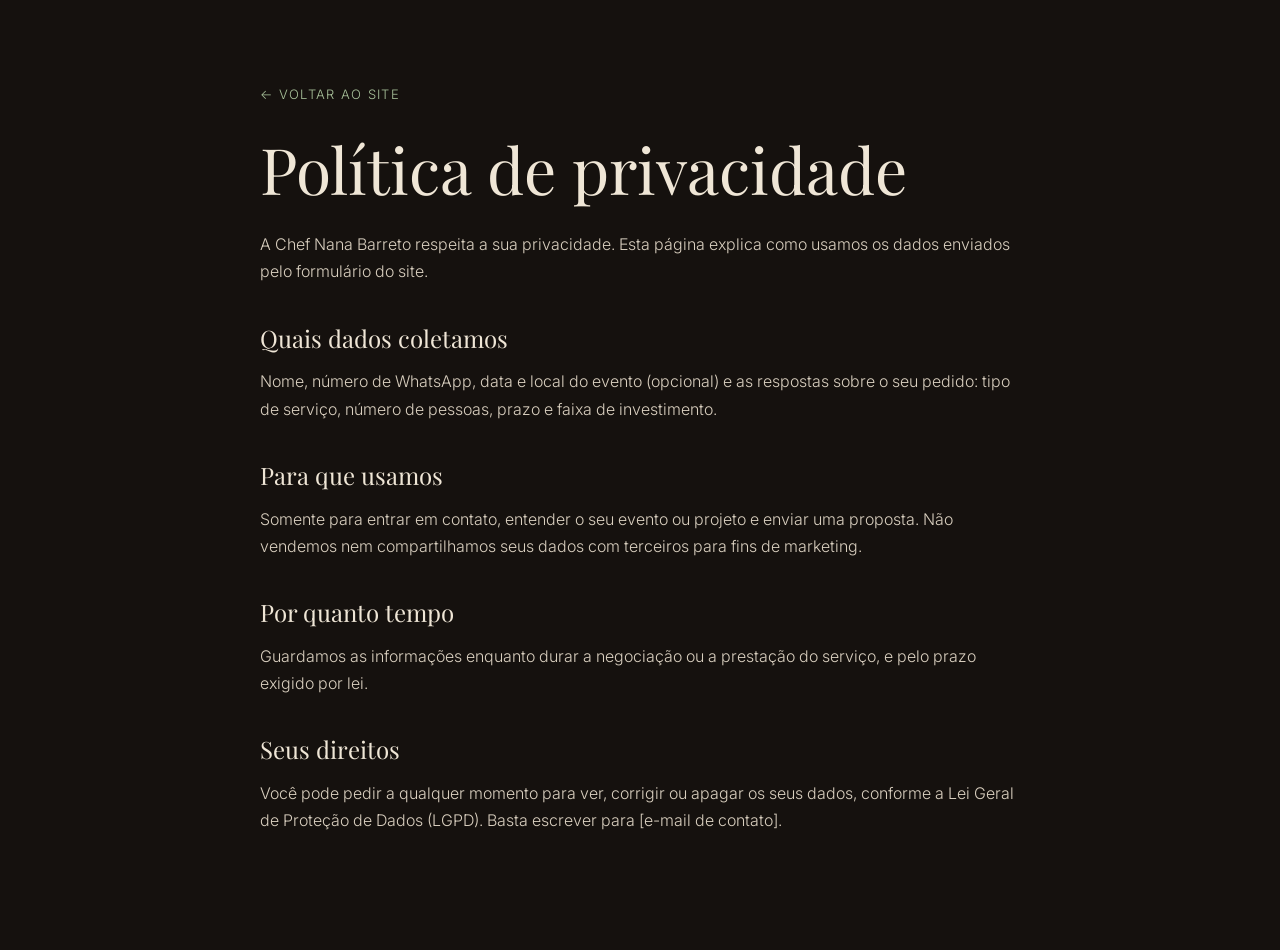
<file: privacidade.html>
<!doctype html>
<html lang="pt-BR">
<head>
  <meta charset="utf-8">
  <meta name="viewport" content="width=device-width, initial-scale=1">
  <title>Privacidade · Chef Nana Barreto</title>
  <meta name="robots" content="noindex, nofollow">
  <link rel="preconnect" href="https://fonts.googleapis.com">
  <link rel="preconnect" href="https://fonts.gstatic.com" crossorigin>
  <link href="https://fonts.googleapis.com/css2?family=Playfair+Display&family=Inter:wght@300;400&display=swap" rel="stylesheet">
  <style>
    body { margin: 0; background: #15110e; color: #efe6d6; font: 300 16px/1.7 "Inter", system-ui, sans-serif; }
    main { width: min(760px, 100% - 40px); margin: 0 auto; padding: 80px 0 100px; }
    a { color: #a8c19a; }
    .back { font-size: 13px; text-decoration: none; letter-spacing: .1em; text-transform: uppercase; }
    h1 { font: 400 clamp(40px, 6vw, 64px)/1 "Playfair Display", serif; margin: 30px 0; }
    h2 { font: 400 24px/1.2 "Playfair Display", serif; margin: 38px 0 8px; }
    p { color: #d9cfbf; }
  </style>
</head>
<body>
  <main>
    <a class="back" href="index.html">← Voltar ao site</a>
    <h1>Política de privacidade</h1>
    <p>A Chef Nana Barreto respeita a sua privacidade. Esta página explica como usamos os dados enviados pelo formulário do site.</p>
    <h2>Quais dados coletamos</h2>
    <p>Nome, número de WhatsApp, data e local do evento (opcional) e as respostas sobre o seu pedido: tipo de serviço, número de pessoas, prazo e faixa de investimento.</p>
    <h2>Para que usamos</h2>
    <p>Somente para entrar em contato, entender o seu evento ou projeto e enviar uma proposta. Não vendemos nem compartilhamos seus dados com terceiros para fins de marketing.</p>
    <h2>Por quanto tempo</h2>
    <p>Guardamos as informações enquanto durar a negociação ou a prestação do serviço, e pelo prazo exigido por lei.</p>
    <h2>Seus direitos</h2>
    <p>Você pode pedir a qualquer momento para ver, corrigir ou apagar os seus dados, conforme a Lei Geral de Proteção de Dados (LGPD). Basta escrever para [e-mail de contato].</p>
  </main>
</body>
</html>
</file>
